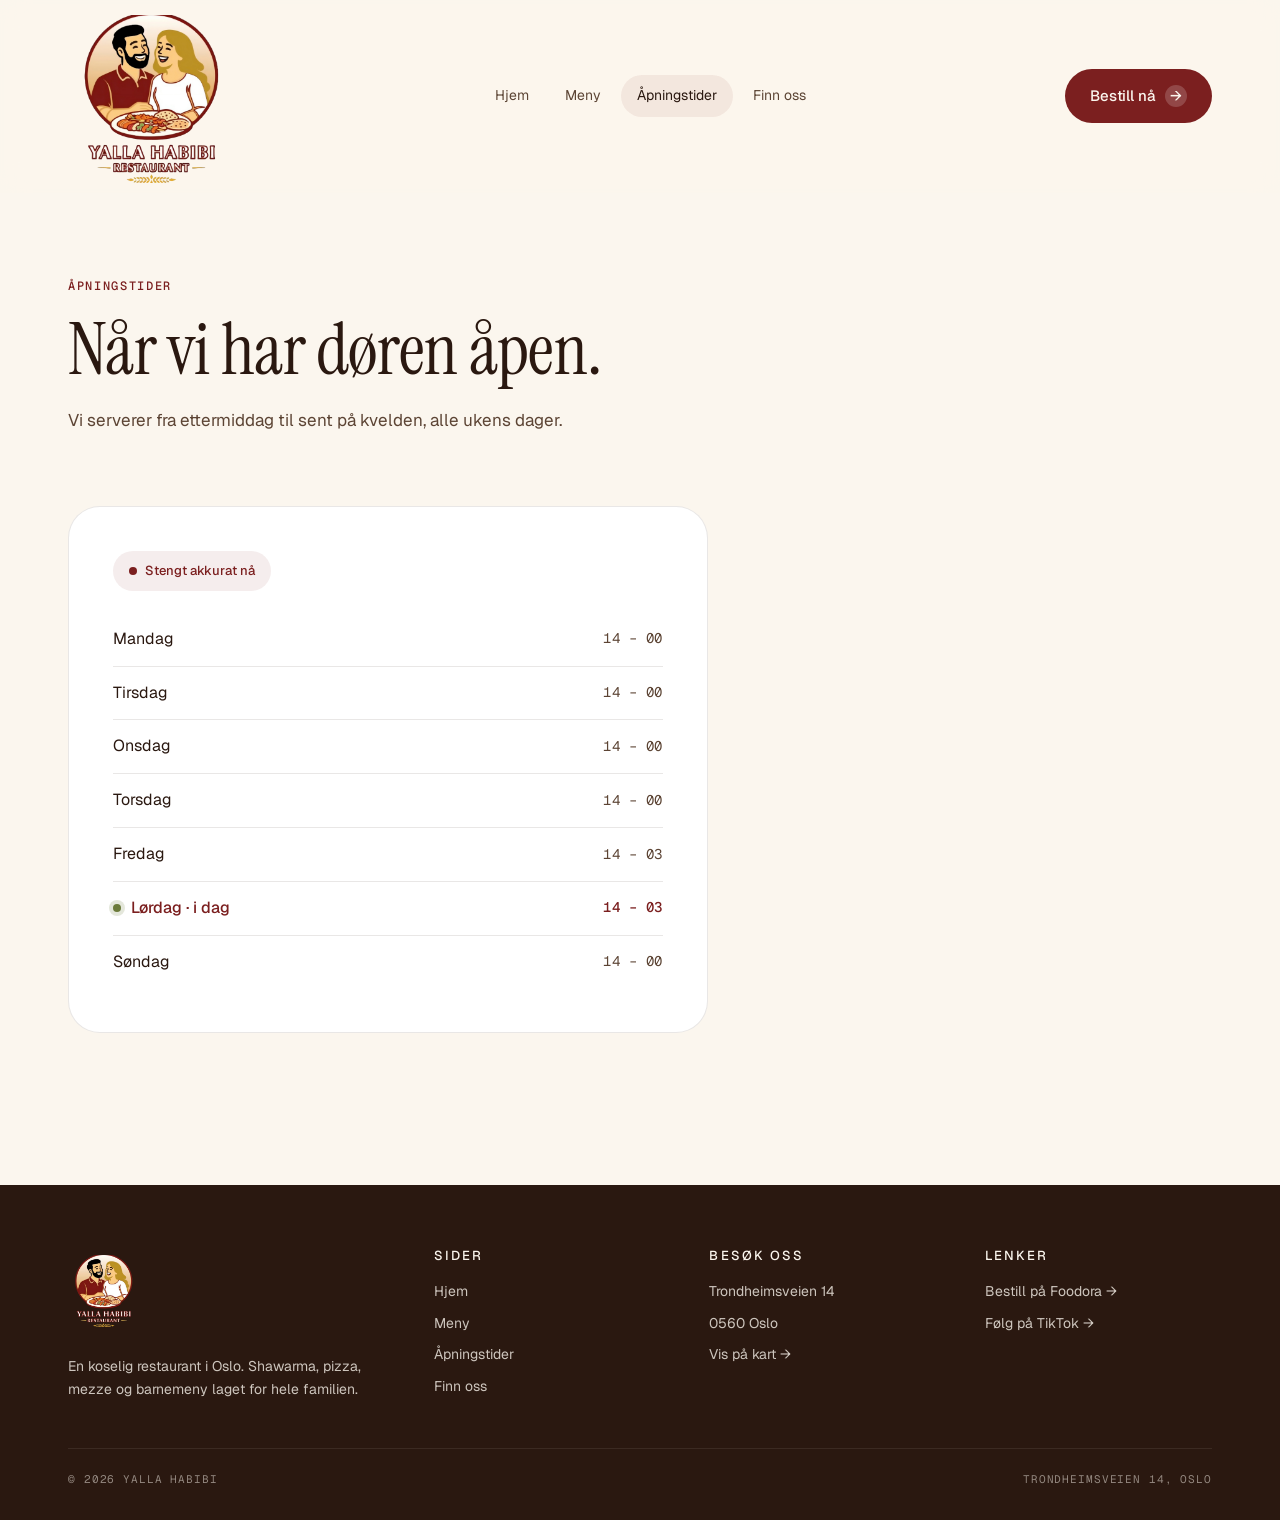
<file: apningstider.html>
<!DOCTYPE html>
<html lang="no">
<head>
<meta charset="UTF-8" />
<meta name="viewport" content="width=device-width, initial-scale=1.0" />
<title>Åpningstider · Yalla Habibi</title>
<link rel="preconnect" href="https://fonts.googleapis.com" />
<link rel="preconnect" href="https://fonts.gstatic.com" crossorigin />
<link href="https://fonts.googleapis.com/css2?family=Instrument+Serif:ital@0;1&family=Geist:wght@300;400;500;600;700&family=Geist+Mono:wght@400;500&display=swap" rel="stylesheet" />
<link rel="stylesheet" href="css/styles.css" />
</head>
<body>

<header class="header" id="site-header">
  <div class="container header-inner">
    <a href="index.html" class="brand" aria-label="Yalla Habibi, hjem">
      <img src="project/assets/logo.png" alt="Yalla Habibi" />
    </a>
    <nav class="nav" aria-label="Hovednavigasjon">
      <a href="index.html">Hjem</a>
      <a href="meny.html">Meny</a>
      <a href="apningstider.html" aria-current="page">Åpningstider</a>
      <a href="finn-oss.html">Finn oss</a>
    </nav>
    <div style="display:flex;align-items:center;gap:10px;">
      <a class="btn btn-primary header-cta"
         href="https://www.foodora.no/restaurant/mp6m/yalla-habibi-restaurant?srsltid=AfmBOorG6y4X6SyN6G6Tgz5r5SYo0ODJYcHjyfcQnAXhymti8p9MGgcm"
         target="_blank" rel="noreferrer">
        Bestill nå <span class="arrow">→</span>
      </a>
      <button class="menu-btn" id="menu-toggle" aria-label="Meny"><span></span></button>
    </div>
  </div>
  <div class="mobile-menu" id="mobile-menu">
    <a href="index.html">Hjem</a>
    <a href="meny.html">Meny</a>
    <a href="apningstider.html" aria-current="page">Åpningstider</a>
    <a href="finn-oss.html">Finn oss</a>
    <a class="btn btn-primary btn-lg"
       href="https://www.foodora.no/restaurant/mp6m/yalla-habibi-restaurant?srsltid=AfmBOorG6y4X6SyN6G6Tgz5r5SYo0ODJYcHjyfcQnAXhymti8p9MGgcm"
       target="_blank" rel="noreferrer">Bestill nå <span class="arrow">→</span></a>
  </div>
</header>

<main>

  <section class="page-hero">
    <div class="container">
      <span class="eyebrow reveal">Åpningstider</span>
      <h1 class="reveal delay-1">Når vi har døren åpen.</h1>
      <p class="lead reveal delay-2">
        Vi serverer fra ettermiddag til sent på kvelden, alle ukens dager.
      </p>
    </div>
  </section>

  <section class="section" style="padding-top:32px;">
    <div class="container">
      <div class="reveal">
        <div class="hours-card">
          <div class="status-pill" id="status-pill">
            <span class="dot"></span>
            <span id="status-text">Åpent nå</span>
          </div>
          <div class="hours-list" id="hours-list"></div>
        </div>
      </div>
    </div>
  </section>

</main>

<footer class="footer">
  <div class="container">
    <div class="footer-grid">
      <div>
        <a href="index.html" class="brand" aria-label="Yalla Habibi, hjem">
          <img src="project/assets/logo.png" alt="Yalla Habibi" />
        </a>
        <p class="footer-blurb">
          En koselig restaurant i Oslo. Shawarma, pizza, mezze og barnemeny laget for hele familien.
        </p>
      </div>
      <div>
        <h4>Sider</h4>
        <ul>
          <li><a href="index.html">Hjem</a></li>
          <li><a href="meny.html">Meny</a></li>
          <li><a href="apningstider.html">Åpningstider</a></li>
          <li><a href="finn-oss.html">Finn oss</a></li>
        </ul>
      </div>
      <div>
        <h4>Besøk oss</h4>
        <ul>
          <li>Trondheimsveien 14</li>
          <li>0560 Oslo</li>
          <li><a href="https://maps.google.com/?q=Trondheimsveien+14,+Oslo" target="_blank" rel="noreferrer">Vis på kart →</a></li>
        </ul>
      </div>
      <div>
        <h4>Lenker</h4>
        <ul>
          <li><a href="https://www.foodora.no/restaurant/mp6m/yalla-habibi-restaurant?srsltid=AfmBOorG6y4X6SyN6G6Tgz5r5SYo0ODJYcHjyfcQnAXhymti8p9MGgcm" target="_blank" rel="noreferrer">Bestill på Foodora →</a></li>
          <li><a href="https://www.tiktok.com/@yalla.habibi.restaurant" target="_blank" rel="noreferrer">Følg på TikTok →</a></li>
        </ul>
      </div>
    </div>
    <div class="footer-bottom">
      <span>© 2026 Yalla Habibi</span>
      <span>Trondheimsveien 14, Oslo</span>
    </div>
  </div>
</footer>

<script src="js/site.js" defer></script>
<script>
(function () {
  const HOURS = [
    { day: 'Mandag',  time: '14 – 00' },
    { day: 'Tirsdag', time: '14 – 00' },
    { day: 'Onsdag',  time: '14 – 00' },
    { day: 'Torsdag', time: '14 – 00' },
    { day: 'Fredag',  time: '14 – 03' },
    { day: 'Lørdag',  time: '14 – 03' },
    { day: 'Søndag',  time: '14 – 00' },
  ];

  const now = new Date();
  const dayIdx = (now.getDay() + 6) % 7;
  const hour = now.getHours();
  const closesAt = (dayIdx === 4 || dayIdx === 5) ? 27 : 24;
  const isOpen = hour >= 14 || hour < (closesAt - 24);

  const pill = document.getElementById('status-pill');
  const pillText = document.getElementById('status-text');
  if (!isOpen) {
    pill.classList.add('closed');
    pillText.textContent = 'Stengt akkurat nå';
  }

  const list = document.getElementById('hours-list');
  HOURS.forEach((h, i) => {
    const row = document.createElement('div');
    row.className = 'hours-row' + (i === dayIdx ? ' today' : '');
    row.innerHTML =
      '<div class="day">' + h.day + (i === dayIdx ? ' · i dag' : '') + '</div>' +
      '<div class="time">' + h.time + '</div>';
    list.appendChild(row);
  });
})();
</script>
</body>
</html>
</file>
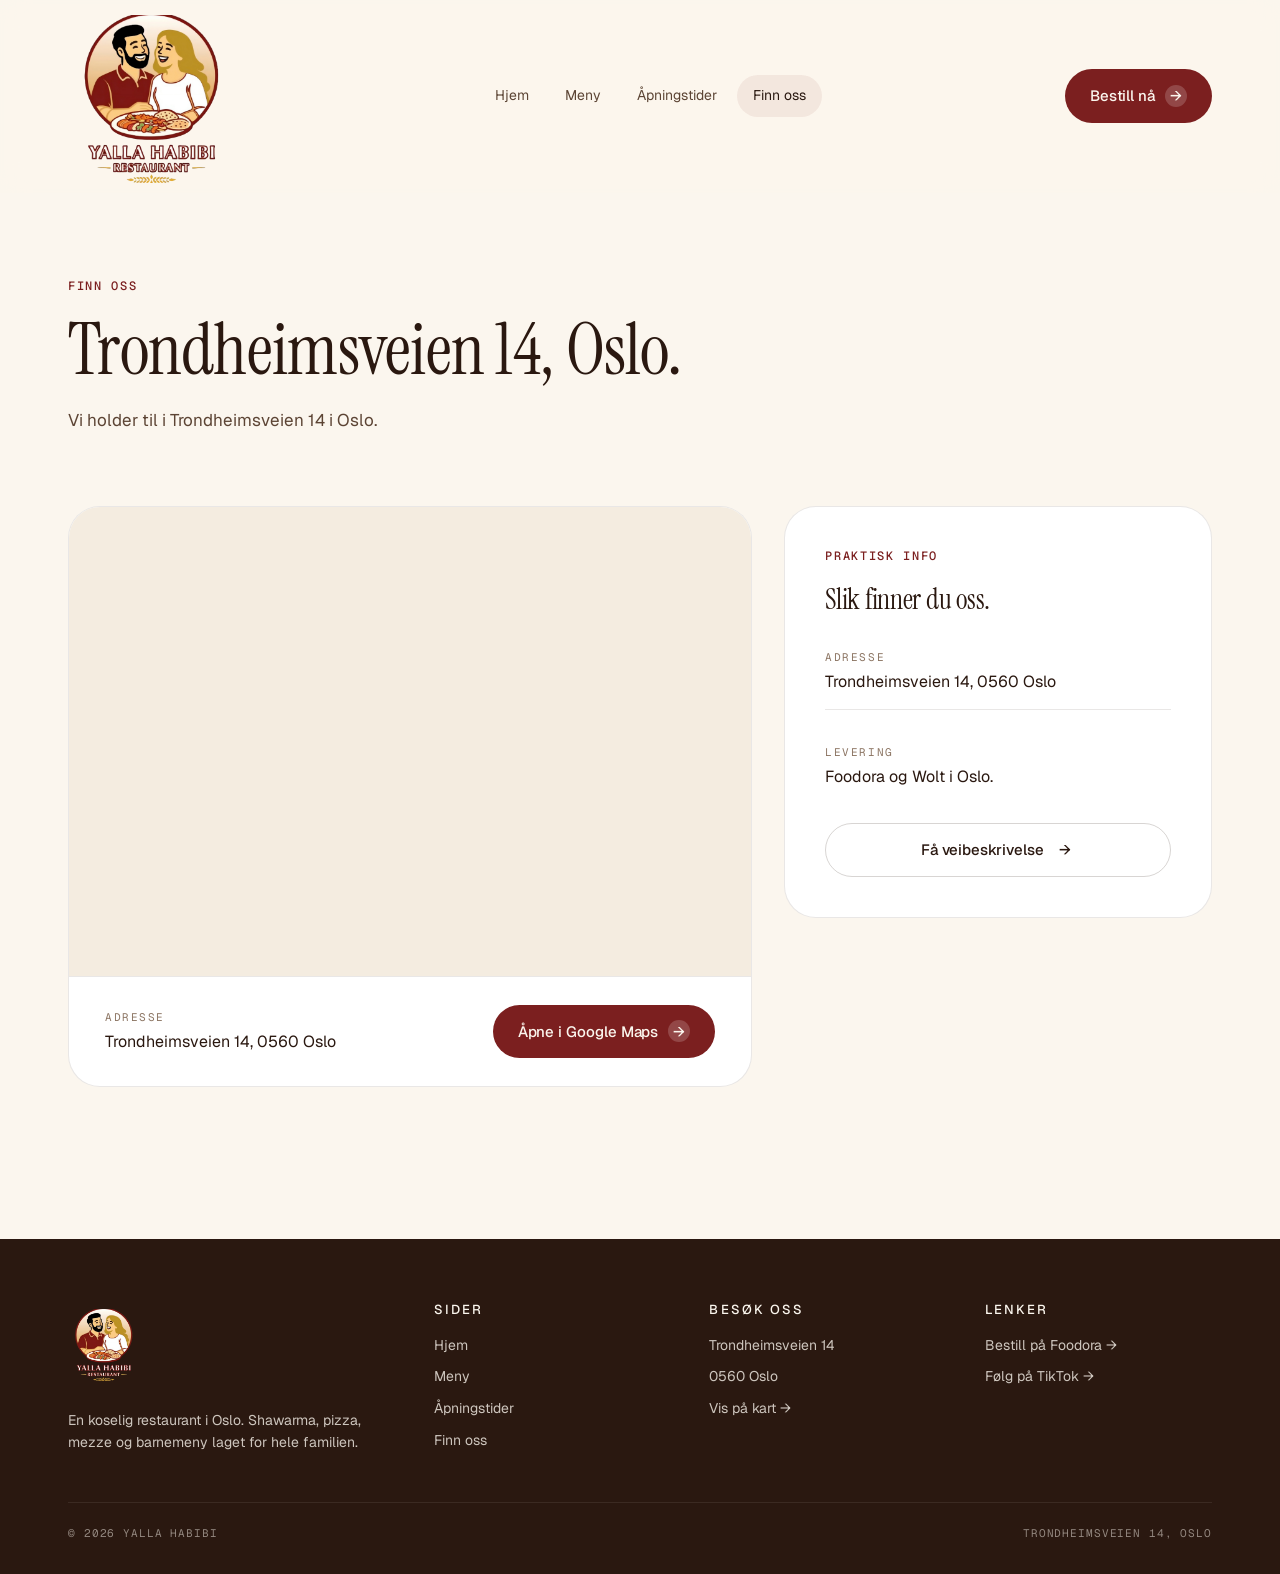
<file: finn-oss.html>
<!DOCTYPE html>
<html lang="no">
<head>
<meta charset="UTF-8" />
<meta name="viewport" content="width=device-width, initial-scale=1.0" />
<title>Finn oss · Yalla Habibi</title>
<link rel="preconnect" href="https://fonts.googleapis.com" />
<link rel="preconnect" href="https://fonts.gstatic.com" crossorigin />
<link href="https://fonts.googleapis.com/css2?family=Instrument+Serif:ital@0;1&family=Geist:wght@300;400;500;600;700&family=Geist+Mono:wght@400;500&display=swap" rel="stylesheet" />
<link rel="stylesheet" href="css/styles.css" />
</head>
<body>

<header class="header" id="site-header">
  <div class="container header-inner">
    <a href="index.html" class="brand" aria-label="Yalla Habibi, hjem">
      <img src="project/assets/logo.png" alt="Yalla Habibi" />
    </a>
    <nav class="nav" aria-label="Hovednavigasjon">
      <a href="index.html">Hjem</a>
      <a href="meny.html">Meny</a>
      <a href="apningstider.html">Åpningstider</a>
      <a href="finn-oss.html" aria-current="page">Finn oss</a>
    </nav>
    <div style="display:flex;align-items:center;gap:10px;">
      <a class="btn btn-primary header-cta"
         href="https://www.foodora.no/restaurant/mp6m/yalla-habibi-restaurant?srsltid=AfmBOorG6y4X6SyN6G6Tgz5r5SYo0ODJYcHjyfcQnAXhymti8p9MGgcm"
         target="_blank" rel="noreferrer">
        Bestill nå <span class="arrow">→</span>
      </a>
      <button class="menu-btn" id="menu-toggle" aria-label="Meny"><span></span></button>
    </div>
  </div>
  <div class="mobile-menu" id="mobile-menu">
    <a href="index.html">Hjem</a>
    <a href="meny.html">Meny</a>
    <a href="apningstider.html">Åpningstider</a>
    <a href="finn-oss.html" aria-current="page">Finn oss</a>
    <a class="btn btn-primary btn-lg"
       href="https://www.foodora.no/restaurant/mp6m/yalla-habibi-restaurant?srsltid=AfmBOorG6y4X6SyN6G6Tgz5r5SYo0ODJYcHjyfcQnAXhymti8p9MGgcm"
       target="_blank" rel="noreferrer">Bestill nå <span class="arrow">→</span></a>
  </div>
</header>

<main>

  <section class="page-hero">
    <div class="container">
      <span class="eyebrow reveal">Finn oss</span>
      <h1 class="reveal delay-1">Trondheimsveien 14, Oslo.</h1>
      <p class="lead reveal delay-2">
        Vi holder til i Trondheimsveien 14 i Oslo.
      </p>
    </div>
  </section>

  <section class="section" style="padding-top:32px;">
    <div class="container">
      <div class="find-grid">

        <div class="reveal">
          <div class="map-wrap">
            <div class="gmap" style="aspect-ratio: 16 / 11;">
              <iframe
                src="https://www.google.com/maps?q=Trondheimsveien+14,+Oslo&output=embed"
                title="Kart over Trondheimsveien 14, Oslo"
                loading="lazy"
                allowfullscreen
                referrerpolicy="no-referrer-when-downgrade"></iframe>
            </div>
            <div class="map-info">
              <div class="addr">
                <small>Adresse</small>
                Trondheimsveien 14, 0560 Oslo
              </div>
              <a class="btn btn-primary"
                 href="https://maps.google.com/?q=Trondheimsveien+14,+Oslo"
                 target="_blank" rel="noreferrer">
                Åpne i Google Maps <span class="arrow">→</span>
              </a>
            </div>
          </div>
        </div>

        <div class="reveal delay-1">
          <div class="find-side">
            <span class="eyebrow">Praktisk info</span>
            <h3>Slik finner du oss.</h3>
            <div class="row">
              <span class="lbl">Adresse</span>
              <span class="val">Trondheimsveien 14, 0560 Oslo</span>
            </div>
            <div class="row">
              <span class="lbl">Levering</span>
              <span class="val">Foodora og Wolt i Oslo.</span>
            </div>
            <a class="btn btn-ghost"
               href="https://maps.google.com/?q=Trondheimsveien+14,+Oslo"
               target="_blank" rel="noreferrer">
              Få veibeskrivelse <span class="arrow">→</span>
            </a>
          </div>
        </div>

      </div>
    </div>
  </section>

</main>

<footer class="footer">
  <div class="container">
    <div class="footer-grid">
      <div>
        <a href="index.html" class="brand" aria-label="Yalla Habibi, hjem">
          <img src="project/assets/logo.png" alt="Yalla Habibi" />
        </a>
        <p class="footer-blurb">
          En koselig restaurant i Oslo. Shawarma, pizza, mezze og barnemeny laget for hele familien.
        </p>
      </div>
      <div>
        <h4>Sider</h4>
        <ul>
          <li><a href="index.html">Hjem</a></li>
          <li><a href="meny.html">Meny</a></li>
          <li><a href="apningstider.html">Åpningstider</a></li>
          <li><a href="finn-oss.html">Finn oss</a></li>
        </ul>
      </div>
      <div>
        <h4>Besøk oss</h4>
        <ul>
          <li>Trondheimsveien 14</li>
          <li>0560 Oslo</li>
          <li><a href="https://maps.google.com/?q=Trondheimsveien+14,+Oslo" target="_blank" rel="noreferrer">Vis på kart →</a></li>
        </ul>
      </div>
      <div>
        <h4>Lenker</h4>
        <ul>
          <li><a href="https://www.foodora.no/restaurant/mp6m/yalla-habibi-restaurant?srsltid=AfmBOorG6y4X6SyN6G6Tgz5r5SYo0ODJYcHjyfcQnAXhymti8p9MGgcm" target="_blank" rel="noreferrer">Bestill på Foodora →</a></li>
          <li><a href="https://www.tiktok.com/@yalla.habibi.restaurant" target="_blank" rel="noreferrer">Følg på TikTok →</a></li>
        </ul>
      </div>
    </div>
    <div class="footer-bottom">
      <span>© 2026 Yalla Habibi</span>
      <span>Trondheimsveien 14, Oslo</span>
    </div>
  </div>
</footer>

<script src="js/site.js" defer></script>
</body>
</html>
</file>
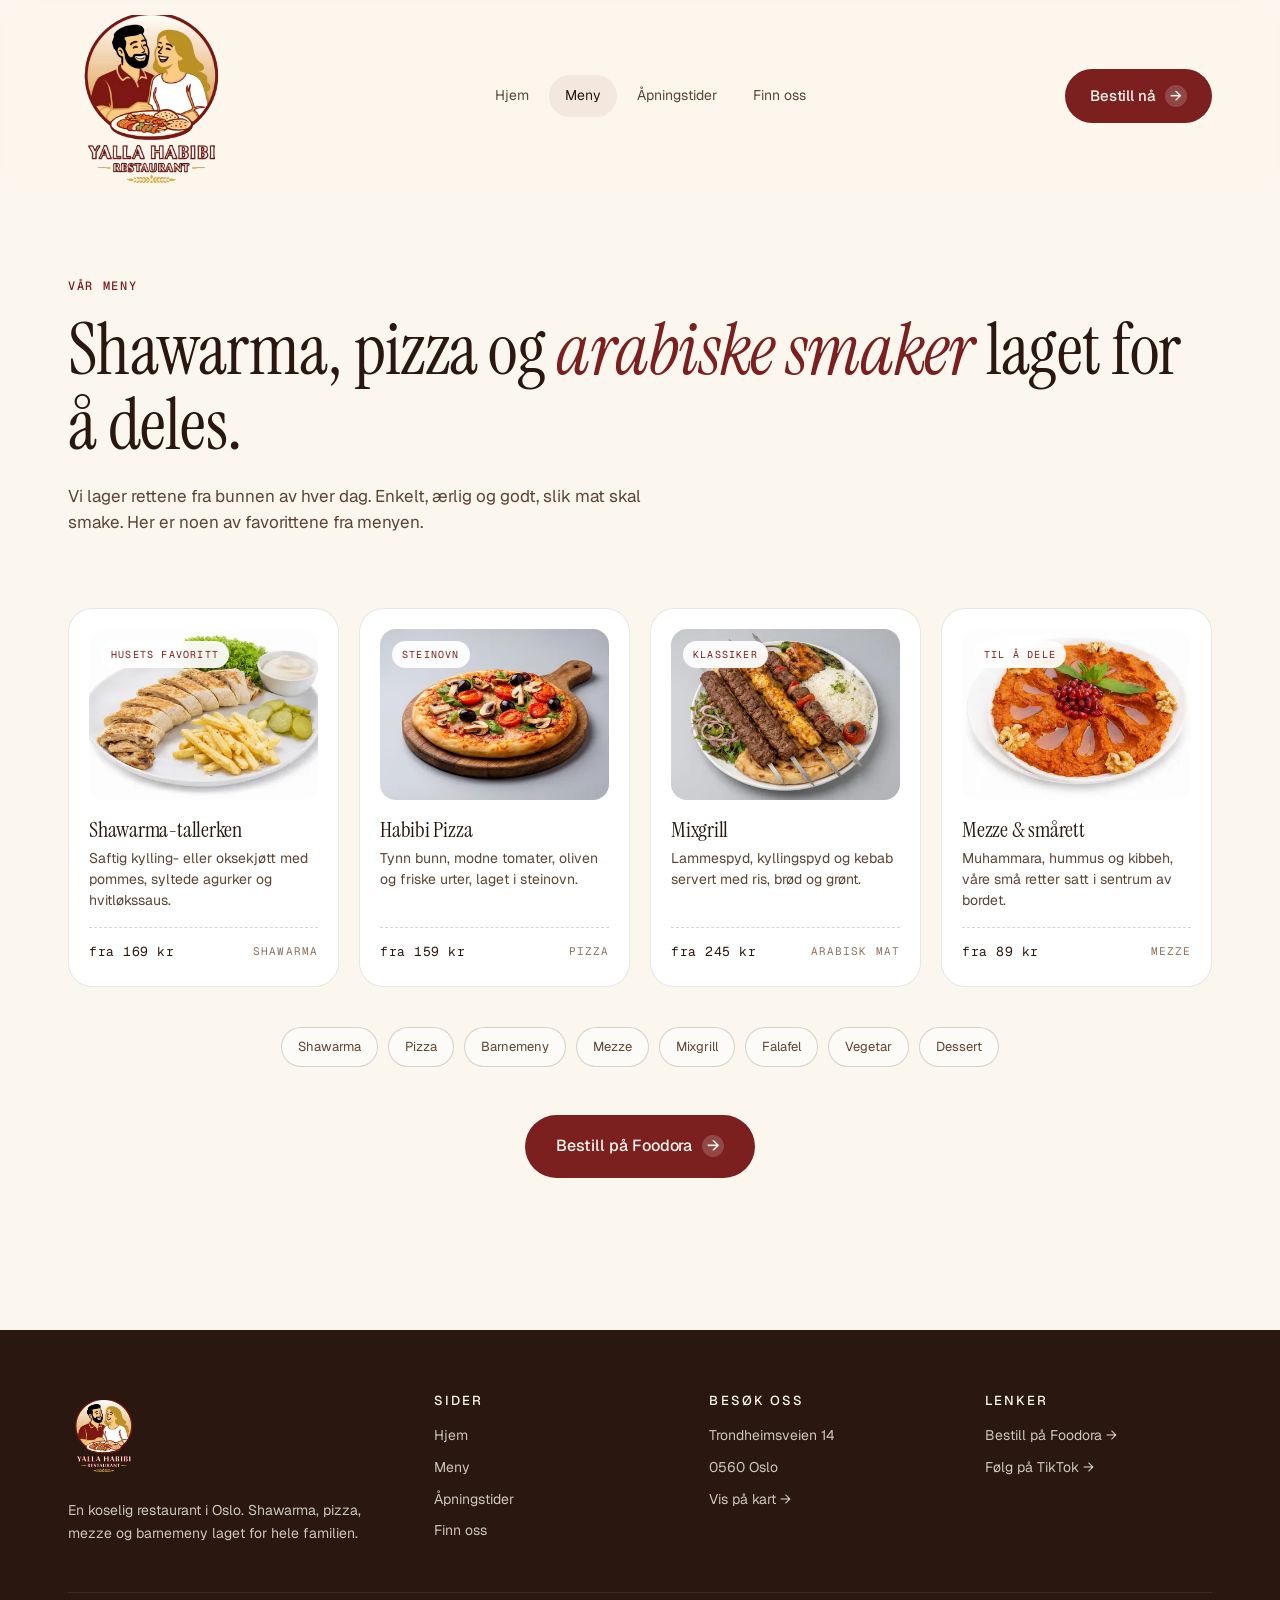
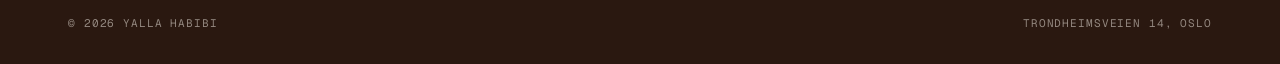
<file: meny.html>
<!DOCTYPE html>
<html lang="no">
<head>
<meta charset="UTF-8" />
<meta name="viewport" content="width=device-width, initial-scale=1.0" />
<title>Meny · Yalla Habibi</title>
<link rel="preconnect" href="https://fonts.googleapis.com" />
<link rel="preconnect" href="https://fonts.gstatic.com" crossorigin />
<link href="https://fonts.googleapis.com/css2?family=Instrument+Serif:ital@0;1&family=Geist:wght@300;400;500;600;700&family=Geist+Mono:wght@400;500&display=swap" rel="stylesheet" />
<link rel="stylesheet" href="css/styles.css" />
</head>
<body>

<header class="header" id="site-header">
  <div class="container header-inner">
    <a href="index.html" class="brand" aria-label="Yalla Habibi, hjem">
      <img src="project/assets/logo.png" alt="Yalla Habibi" />
    </a>
    <nav class="nav" aria-label="Hovednavigasjon">
      <a href="index.html">Hjem</a>
      <a href="meny.html" aria-current="page">Meny</a>
      <a href="apningstider.html">Åpningstider</a>
      <a href="finn-oss.html">Finn oss</a>
    </nav>
    <div style="display:flex;align-items:center;gap:10px;">
      <a class="btn btn-primary header-cta"
         href="https://www.foodora.no/restaurant/mp6m/yalla-habibi-restaurant?srsltid=AfmBOorG6y4X6SyN6G6Tgz5r5SYo0ODJYcHjyfcQnAXhymti8p9MGgcm"
         target="_blank" rel="noreferrer">
        Bestill nå <span class="arrow">→</span>
      </a>
      <button class="menu-btn" id="menu-toggle" aria-label="Meny"><span></span></button>
    </div>
  </div>
  <div class="mobile-menu" id="mobile-menu">
    <a href="index.html">Hjem</a>
    <a href="meny.html" aria-current="page">Meny</a>
    <a href="apningstider.html">Åpningstider</a>
    <a href="finn-oss.html">Finn oss</a>
    <a class="btn btn-primary btn-lg"
       href="https://www.foodora.no/restaurant/mp6m/yalla-habibi-restaurant?srsltid=AfmBOorG6y4X6SyN6G6Tgz5r5SYo0ODJYcHjyfcQnAXhymti8p9MGgcm"
       target="_blank" rel="noreferrer">Bestill nå <span class="arrow">→</span></a>
  </div>
</header>

<main>

  <section class="page-hero">
    <div class="container">
      <span class="eyebrow reveal">Vår meny</span>
      <h1 class="reveal delay-1">
        Shawarma, pizza og <em style="color:var(--burgundy);">arabiske smaker</em> laget for å deles.
      </h1>
      <p class="lead reveal delay-2">
        Vi lager rettene fra bunnen av hver dag. Enkelt, ærlig og godt, slik mat skal smake.
        Her er noen av favorittene fra menyen.
      </p>
    </div>
  </section>

  <section class="section" style="padding-top:32px;">
    <div class="container">

      <div class="menu-grid">
        <article class="dish reveal delay-1">
          <div class="dish-photo">
            <img src="project/assets/shawarma.png" alt="Shawarma-tallerken" />
            <span class="dish-tag">Husets favoritt</span>
          </div>
          <div class="dish-body">
            <h3>Shawarma-tallerken</h3>
            <p>Saftig kylling- eller oksekjøtt med pommes, syltede agurker og hvitløkssaus.</p>
          </div>
          <div class="dish-foot">
            <span class="dish-price">fra 169 kr</span>
            <span class="dish-cat">Shawarma</span>
          </div>
        </article>

        <article class="dish reveal delay-2">
          <div class="dish-photo">
            <img src="project/assets/pizza.png" alt="Habibi Pizza" />
            <span class="dish-tag">Steinovn</span>
          </div>
          <div class="dish-body">
            <h3>Habibi Pizza</h3>
            <p>Tynn bunn, modne tomater, oliven og friske urter, laget i steinovn.</p>
          </div>
          <div class="dish-foot">
            <span class="dish-price">fra 159 kr</span>
            <span class="dish-cat">Pizza</span>
          </div>
        </article>

        <article class="dish reveal delay-3">
          <div class="dish-photo">
            <img src="project/assets/mixgrill.png" alt="Mixgrill" />
            <span class="dish-tag">Klassiker</span>
          </div>
          <div class="dish-body">
            <h3>Mixgrill</h3>
            <p>Lammespyd, kyllingspyd og kebab servert med ris, brød og grønt.</p>
          </div>
          <div class="dish-foot">
            <span class="dish-price">fra 245 kr</span>
            <span class="dish-cat">Arabisk mat</span>
          </div>
        </article>

        <article class="dish reveal delay-4">
          <div class="dish-photo">
            <img src="project/assets/muhammara.png" alt="Mezze og smårett" />
            <span class="dish-tag">Til å dele</span>
          </div>
          <div class="dish-body">
            <h3>Mezze &amp; smårett</h3>
            <p>Muhammara, hummus og kibbeh, våre små retter satt i sentrum av bordet.</p>
          </div>
          <div class="dish-foot">
            <span class="dish-price">fra 89 kr</span>
            <span class="dish-cat">Mezze</span>
          </div>
        </article>
      </div>

      <div class="menu-cats reveal delay-2">
        <span class="menu-cat-chip">Shawarma</span>
        <span class="menu-cat-chip">Pizza</span>
        <span class="menu-cat-chip">Barnemeny</span>
        <span class="menu-cat-chip">Mezze</span>
        <span class="menu-cat-chip">Mixgrill</span>
        <span class="menu-cat-chip">Falafel</span>
        <span class="menu-cat-chip">Vegetar</span>
        <span class="menu-cat-chip">Dessert</span>
      </div>

      <div class="reveal delay-2" style="margin-top:48px;display:flex;justify-content:center;">
        <a class="btn btn-primary btn-lg"
           href="https://www.foodora.no/restaurant/mp6m/yalla-habibi-restaurant?srsltid=AfmBOorG6y4X6SyN6G6Tgz5r5SYo0ODJYcHjyfcQnAXhymti8p9MGgcm"
           target="_blank" rel="noreferrer">
          Bestill på Foodora <span class="arrow">→</span>
        </a>
      </div>
    </div>
  </section>

</main>

<footer class="footer">
  <div class="container">
    <div class="footer-grid">
      <div>
        <a href="index.html" class="brand" aria-label="Yalla Habibi, hjem">
          <img src="project/assets/logo.png" alt="Yalla Habibi" />
        </a>
        <p class="footer-blurb">
          En koselig restaurant i Oslo. Shawarma, pizza, mezze og barnemeny laget for hele familien.
        </p>
      </div>
      <div>
        <h4>Sider</h4>
        <ul>
          <li><a href="index.html">Hjem</a></li>
          <li><a href="meny.html">Meny</a></li>
          <li><a href="apningstider.html">Åpningstider</a></li>
          <li><a href="finn-oss.html">Finn oss</a></li>
        </ul>
      </div>
      <div>
        <h4>Besøk oss</h4>
        <ul>
          <li>Trondheimsveien 14</li>
          <li>0560 Oslo</li>
          <li><a href="https://maps.google.com/?q=Trondheimsveien+14,+Oslo" target="_blank" rel="noreferrer">Vis på kart →</a></li>
        </ul>
      </div>
      <div>
        <h4>Lenker</h4>
        <ul>
          <li><a href="https://www.foodora.no/restaurant/mp6m/yalla-habibi-restaurant?srsltid=AfmBOorG6y4X6SyN6G6Tgz5r5SYo0ODJYcHjyfcQnAXhymti8p9MGgcm" target="_blank" rel="noreferrer">Bestill på Foodora →</a></li>
          <li><a href="https://www.tiktok.com/@yalla.habibi.restaurant" target="_blank" rel="noreferrer">Følg på TikTok →</a></li>
        </ul>
      </div>
    </div>
    <div class="footer-bottom">
      <span>© 2026 Yalla Habibi</span>
      <span>Trondheimsveien 14, Oslo</span>
    </div>
  </div>
</footer>

<script src="js/site.js" defer></script>
</body>
</html>
</file>
<file: css/styles.css>
/* ==========================================================================
   Yalla Habibi Restaurant — shared design system
   ========================================================================== */
:root {
  --bg: #FBF6EE;
  --bg-warm: #F4ECE0;
  --bg-cream: #EFE3D2;
  --ink: #2A1810;
  --ink-soft: #5C4434;
  --ink-mute: #8C7563;
  --line: rgba(42, 24, 16, 0.10);
  --line-strong: rgba(42, 24, 16, 0.18);

  --burgundy: #7B1F1F;
  --burgundy-deep: #5C1515;
  --terracotta: #C8442A;
  --gold: #C99A3F;
  --gold-soft: #E5C88A;
  --olive: #6B7A3A;

  --shadow-sm: 0 1px 2px rgba(42,24,16,.06), 0 2px 6px rgba(42,24,16,.04);
  --shadow-md: 0 4px 12px rgba(42,24,16,.08), 0 12px 32px rgba(42,24,16,.06);
  --shadow-lg: 0 10px 24px rgba(42,24,16,.10), 0 24px 60px rgba(42,24,16,.10);

  --r-sm: 10px;
  --r-md: 16px;
  --r-lg: 24px;
  --r-xl: 32px;

  --sans: "Geist", "Helvetica Neue", system-ui, -apple-system, sans-serif;
  --serif: "Instrument Serif", "Iowan Old Style", "Apple Garamond", Georgia, serif;
  --mono: "Geist Mono", ui-monospace, "SF Mono", Menlo, monospace;
}

* { box-sizing: border-box; }
html, body { margin: 0; padding: 0; }
html { scroll-behavior: smooth; -webkit-font-smoothing: antialiased; text-rendering: optimizeLegibility; }
body {
  font-family: var(--sans);
  background: var(--bg);
  color: var(--ink);
  font-size: 16px;
  line-height: 1.55;
  font-weight: 400;
  overflow-x: hidden;
}

img { display: block; max-width: 100%; }
button { font: inherit; color: inherit; cursor: pointer; }
a { color: inherit; text-decoration: none; }

/* ---- Layout helpers ---- */
.container {
  width: 100%;
  max-width: 1240px;
  margin: 0 auto;
  padding: 0 24px;
}
@media (min-width: 768px) { .container { padding: 0 40px; } }
@media (min-width: 1280px) { .container { padding: 0 48px; } }

.eyebrow {
  font-family: var(--mono);
  font-size: 12px;
  font-weight: 500;
  letter-spacing: 0.14em;
  text-transform: uppercase;
  color: var(--burgundy);
  display: inline-block;
}

h1, h2, h3, h4 { font-family: var(--serif); font-weight: 400; letter-spacing: -0.01em; line-height: 1.05; margin: 0; color: var(--ink); }
h1 { font-size: clamp(44px, 7.5vw, 96px); }
h2 { font-size: clamp(34px, 4.6vw, 56px); }
h3 { font-size: clamp(22px, 2.2vw, 30px); }

p { margin: 0; }

/* ---- Buttons ---- */
.btn {
  display: inline-flex;
  align-items: center;
  justify-content: center;
  gap: 10px;
  padding: 14px 24px;
  border-radius: 999px;
  font-family: var(--sans);
  font-weight: 500;
  font-size: 15px;
  letter-spacing: -0.005em;
  border: 1px solid transparent;
  transition: transform .25s cubic-bezier(.2,.8,.2,1), box-shadow .25s, background .25s, color .25s, border-color .25s;
  white-space: nowrap;
  -webkit-tap-highlight-color: transparent;
  min-height: 44px;
}
.btn:active { transform: translateY(1px); }
.btn-primary { background: var(--burgundy); color: #FBF6EE; }
.btn-primary:hover { background: var(--burgundy-deep); box-shadow: 0 8px 24px rgba(123,31,31,.28); transform: translateY(-2px); }
.btn-ghost { background: transparent; color: var(--ink); border-color: var(--line-strong); }
.btn-ghost:hover { background: var(--ink); color: var(--bg); border-color: var(--ink); transform: translateY(-2px); }
.btn-gold { background: var(--gold); color: var(--ink); }
.btn-gold:hover { background: #B6862E; color: var(--bg); transform: translateY(-2px); }
.btn-lg { padding: 18px 30px; font-size: 16px; min-height: 52px; }

.btn .arrow {
  display: inline-flex;
  align-items: center;
  justify-content: center;
  width: 22px; height: 22px;
  border-radius: 999px;
  background: rgba(255,255,255,.18);
  transition: transform .3s ease;
}
.btn:hover .arrow { transform: translate(2px, -2px); }

/* ---- Header ---- */
.header {
  position: sticky;
  top: 0;
  z-index: 50;
  backdrop-filter: blur(14px) saturate(120%);
  -webkit-backdrop-filter: blur(14px) saturate(120%);
  background: rgba(251, 246, 238, 0.78);
  border-bottom: 1px solid transparent;
  transition: border-color .3s, background .3s;
}
.header.scrolled {
  background: rgba(251, 246, 238, 0.94);
  border-bottom-color: var(--line);
}
.header-inner {
  display: flex; align-items: center; justify-content: space-between;
  gap: 16px;
  height: 76px;
}
@media (min-width: 900px) { .header-inner { height: 156px; } }
@media (min-width: 1280px) { .header-inner { height: 192px; } }

.brand {
  display: inline-flex;
  align-items: center;
  flex-shrink: 0;
}
.brand img {
  width: 56px;
  height: 56px;
  object-fit: contain;
  display: block;
}
@media (min-width: 768px)  { .brand img { width: 72px;  height: 72px;  } }
@media (min-width: 900px)  { .brand img { width: 140px; height: 140px; margin-top: 4px; } }
@media (min-width: 1280px) { .brand img { width: 168px; height: 168px; margin-top: 6px; } }

.nav { display: none; gap: 4px; align-items: center; }
@media (min-width: 900px) { .nav { display: flex; } }
.nav a {
  padding: 10px 16px;
  border-radius: 999px;
  font-size: 14px;
  color: var(--ink-soft);
  transition: color .2s, background .2s;
}
.nav a:hover { color: var(--ink); background: rgba(42,24,16,.04); }
.nav a[aria-current="page"] { color: var(--ink); background: rgba(123,31,31,.07); }

.header-cta { display: none; }
@media (min-width: 640px) { .header-cta { display: inline-flex; } }

.menu-btn {
  display: inline-flex;
  align-items: center; justify-content: center;
  width: 44px; height: 44px;
  background: transparent;
  border: 1px solid var(--line-strong);
  border-radius: 999px;
}
@media (min-width: 900px) { .menu-btn { display: none; } }
.menu-btn span {
  display: block; width: 16px; height: 1.5px;
  background: var(--ink); position: relative;
  transition: transform .3s;
}
.menu-btn span::before, .menu-btn span::after {
  content: ""; position: absolute; left: 0; right: 0; height: 1.5px; background: var(--ink);
  transition: transform .3s;
}
.menu-btn span::before { top: -5px; }
.menu-btn span::after { top: 5px; }
.menu-btn.open span { background: transparent; }
.menu-btn.open span::before { transform: translateY(5px) rotate(45deg); }
.menu-btn.open span::after { transform: translateY(-5px) rotate(-45deg); }

.mobile-menu {
  position: fixed; inset: 76px 0 0 0;
  background: var(--bg);
  z-index: 40;
  padding: 32px 24px;
  display: flex; flex-direction: column; gap: 4px;
  transform: translateY(-12px);
  opacity: 0; pointer-events: none;
  transition: transform .3s, opacity .3s;
  overflow-y: auto;
}
.mobile-menu.open { transform: translateY(0); opacity: 1; pointer-events: auto; }
.mobile-menu a {
  padding: 18px 4px;
  font-family: var(--serif);
  font-size: 32px;
  border-bottom: 1px solid var(--line);
}
.mobile-menu a[aria-current="page"] { color: var(--burgundy); }
.mobile-menu .btn { margin-top: 24px; align-self: stretch; }

/* ---- Home hero ---- */
.hero {
  position: relative;
  padding: 40px 0 72px;
  overflow: hidden;
}
@media (min-width: 900px) { .hero { padding: 64px 0 112px; } }

.hero-grid {
  display: grid;
  grid-template-columns: 1fr;
  gap: 32px;
  align-items: center;
}
@media (min-width: 900px) {
  .hero-grid {
    grid-template-columns: 1.05fr 1fr;
    gap: 56px;
  }
}

.hero h1 .accent {
  font-style: italic;
  color: var(--burgundy);
}
.hero-sub {
  margin-top: 22px;
  font-size: 18px;
  color: var(--ink-soft);
  max-width: 46ch;
  line-height: 1.55;
}
.hero-ctas { margin-top: 32px; display: flex; flex-wrap: wrap; gap: 12px; }

/* Hero food image */
.hero-image {
  position: relative;
  width: 100%;
  max-width: 560px;
  margin: 0 auto;
  aspect-ratio: 5 / 6;
  border-radius: var(--r-xl);
  overflow: hidden;
  background: var(--bg-warm);
  box-shadow: var(--shadow-lg);
}
@media (min-width: 900px) {
  .hero-image { max-width: none; margin-left: auto; margin-right: 0; aspect-ratio: 4 / 5; }
}
.hero-image::after {
  content: "";
  position: absolute; inset: 0;
  background: linear-gradient(180deg, transparent 60%, rgba(42,24,16,.18));
  pointer-events: none;
}
.hero-image img {
  width: 100%;
  height: 100%;
  object-fit: cover;
  display: block;
  transition: transform 1.2s cubic-bezier(.2,.8,.2,1);
}
.hero-image:hover img { transform: scale(1.03); }
@media (max-width: 899px) {
  .hero-image { max-width: 480px; aspect-ratio: 4 / 3; }
}

/* ---- Page hero (interior pages) ---- */
.page-hero {
  padding: 56px 0 32px;
  text-align: left;
}
@media (min-width: 900px) { .page-hero { padding: 80px 0 40px; } }
.page-hero .eyebrow { color: var(--burgundy); }
.page-hero h1 { margin-top: 14px; font-size: clamp(40px, 6vw, 72px); }
.page-hero .lead {
  margin-top: 20px;
  font-size: 17px;
  color: var(--ink-soft);
  max-width: 56ch;
  line-height: 1.55;
}

/* ---- Section ---- */
.section { padding: 80px 0; position: relative; }
@media (max-width: 768px) { .section { padding: 64px 0; } }
.section-tight { padding: 56px 0; }
.section-head {
  display: grid;
  grid-template-columns: 1fr;
  gap: 24px;
  margin-bottom: 48px;
  align-items: end;
}
@media (min-width: 900px) {
  .section-head {
    grid-template-columns: 1fr auto;
    gap: 48px;
  }
}
.section-head .lead {
  max-width: 56ch;
  color: var(--ink-soft);
  font-size: 17px;
}

/* ---- Intro ribbon (homepage) ---- */
.intro {
  padding: 56px 0 24px;
}
.intro-text {
  font-family: var(--serif);
  font-size: clamp(24px, 3vw, 36px);
  line-height: 1.25;
  color: var(--ink);
  max-width: 32ch;
}
.intro-sub {
  margin-top: 18px;
  font-size: 16px;
  color: var(--ink-soft);
  max-width: 56ch;
  line-height: 1.6;
}

/* ---- Highlights (homepage) ---- */
.highlights {
  display: grid;
  grid-template-columns: 1fr;
  gap: 16px;
}
@media (min-width: 640px) { .highlights { grid-template-columns: 1fr 1fr 1fr; gap: 20px; } }

.highlight {
  position: relative;
  background: #fff;
  border: 1px solid var(--line);
  border-radius: var(--r-lg);
  overflow: hidden;
  transition: transform .35s cubic-bezier(.2,.8,.2,1), box-shadow .35s, border-color .3s;
}
.highlight:hover { transform: translateY(-4px); box-shadow: var(--shadow-md); border-color: var(--line-strong); }
.highlight-photo {
  aspect-ratio: 4 / 3;
  background: var(--bg-warm);
  overflow: hidden;
}
.highlight-photo img { width: 100%; height: 100%; object-fit: cover; transition: transform .6s cubic-bezier(.2,.8,.2,1); }
.highlight:hover .highlight-photo img { transform: scale(1.04); }
.highlight-body { padding: 20px 22px 24px; }
.highlight h3 { font-size: 22px; }
.highlight p { margin-top: 6px; color: var(--ink-soft); font-size: 14px; line-height: 1.5; }

/* ---- Menu cards (Meny page) ---- */
.menu-grid {
  display: grid;
  grid-template-columns: 1fr;
  gap: 16px;
}
@media (min-width: 640px) { .menu-grid { grid-template-columns: 1fr 1fr; } }
@media (min-width: 1024px) { .menu-grid { grid-template-columns: repeat(4, 1fr); gap: 20px; } }

.dish {
  position: relative;
  background: #fff;
  border: 1px solid var(--line);
  border-radius: var(--r-lg);
  padding: 20px 20px 24px;
  display: flex; flex-direction: column;
  transition: transform .4s cubic-bezier(.2,.8,.2,1), box-shadow .4s, border-color .3s;
  overflow: hidden;
}
.dish:hover { transform: translateY(-6px); box-shadow: var(--shadow-md); border-color: var(--line-strong); }

.dish-photo {
  aspect-ratio: 4 / 3;
  border-radius: var(--r-md);
  background: var(--bg-warm);
  display: grid; place-items: center;
  overflow: hidden;
  position: relative;
}
.dish-photo img { width: 100%; height: 100%; object-fit: cover; transition: transform .8s cubic-bezier(.2,.8,.2,1); }
.dish:hover .dish-photo img { transform: scale(1.06); }

.dish-tag {
  position: absolute;
  top: 12px; left: 12px;
  background: rgba(255,255,255,.92);
  backdrop-filter: blur(6px);
  padding: 6px 10px;
  border-radius: 999px;
  font-family: var(--mono);
  font-size: 10px;
  letter-spacing: 0.12em;
  text-transform: uppercase;
  color: var(--burgundy);
}

.dish-body { padding-top: 18px; display: flex; flex-direction: column; gap: 6px; flex: 1; }
.dish h3 { font-size: 22px; }
.dish p { color: var(--ink-soft); font-size: 14px; line-height: 1.5; }
.dish-foot {
  margin-top: 16px;
  display: flex; align-items: center; justify-content: space-between;
  padding-top: 14px;
  border-top: 1px dashed var(--line-strong);
}
.dish-price { font-family: var(--mono); font-size: 13px; color: var(--ink); letter-spacing: 0.04em; }
.dish-cat { font-family: var(--mono); font-size: 11px; color: var(--ink-mute); letter-spacing: 0.1em; text-transform: uppercase; }

/* Menu category chips */
.menu-cats {
  margin-top: 40px;
  display: flex;
  flex-wrap: wrap;
  gap: 10px;
  justify-content: center;
}
.menu-cat-chip {
  padding: 9px 16px;
  border: 1px solid var(--line-strong);
  border-radius: 999px;
  font-size: 13px;
  color: var(--ink-soft);
  background: rgba(255,255,255,0.5);
}

/* ---- TikTok strip (homepage, minimal) ---- */
.tk-strip {
  display: flex;
  align-items: center;
  gap: 16px;
  padding: 16px 18px;
  background: #fff;
  border: 1px solid var(--line);
  border-radius: var(--r-lg);
  transition: transform .3s, box-shadow .3s, border-color .3s;
}
.tk-strip:hover { transform: translateY(-2px); box-shadow: var(--shadow-md); border-color: var(--line-strong); }
.tk-strip .tk-icon {
  flex-shrink: 0;
  width: 44px; height: 44px;
  border-radius: 12px;
  background: linear-gradient(135deg, #2A1810 0%, #1A0F08 100%);
  color: var(--gold);
  display: grid; place-items: center;
  font-family: var(--serif);
  font-size: 22px;
  font-style: italic;
}
.tk-strip .tk-body { flex: 1; min-width: 0; }
.tk-strip .tk-body strong {
  display: block;
  font-family: var(--serif);
  font-size: 20px;
  font-weight: 400;
  color: var(--ink);
  line-height: 1.2;
}
.tk-strip .tk-body span {
  display: block;
  margin-top: 4px;
  font-size: 13px;
  color: var(--ink-mute);
  font-family: var(--mono);
  letter-spacing: 0.04em;
  white-space: nowrap;
  overflow: hidden;
  text-overflow: ellipsis;
}
.tk-strip .tk-arrow {
  flex-shrink: 0;
  width: 36px; height: 36px;
  border-radius: 999px;
  background: var(--bg-warm);
  display: grid; place-items: center;
  color: var(--burgundy);
  font-size: 14px;
  transition: transform .3s, background .3s;
}
.tk-strip:hover .tk-arrow { transform: translate(2px, -2px); background: var(--burgundy); color: var(--bg); }

/* ---- Order CTA banner ---- */
.order {
  background: var(--burgundy);
  color: var(--bg);
  border-radius: var(--r-xl);
  padding: 48px 28px;
  position: relative;
  overflow: hidden;
}
@media (min-width: 768px) { .order { padding: 64px 56px; } }
@media (min-width: 1024px) { .order { padding: 72px 72px; } }

.order h2 { color: var(--bg); }
.order h2 em { font-style: italic; color: var(--gold-soft); }
.order .lead { color: rgba(251,246,238,.78); max-width: 50ch; margin-top: 18px; font-size: 17px; }
.order .eyebrow { color: var(--gold-soft); }

.order-deco {
  position: absolute;
  width: 360px; height: 360px;
  right: -100px; bottom: -120px;
  border-radius: 50%;
  background: radial-gradient(closest-side, rgba(201,154,63,.45), transparent 70%);
  filter: blur(20px);
  pointer-events: none;
}

.order-ctas { margin-top: 32px; display: flex; flex-wrap: wrap; gap: 12px; position: relative; z-index: 2; }
.order-inner { position: relative; z-index: 2; max-width: 640px; }

/* ---- Hours card ---- */
.hours-card {
  background: #fff;
  border: 1px solid var(--line);
  border-radius: var(--r-xl);
  padding: 32px;
  max-width: 640px;
}
@media (min-width: 768px) { .hours-card { padding: 44px; } }

.hours-list {
  margin-top: 22px;
  display: flex; flex-direction: column;
  gap: 0;
}
.hours-row {
  display: grid;
  grid-template-columns: 1fr auto;
  gap: 20px;
  padding: 14px 0;
  border-bottom: 1px solid var(--line);
  font-size: 16px;
  align-items: center;
}
.hours-row:last-child { border-bottom: 0; }
.hours-row.today {
  font-weight: 500;
  color: var(--burgundy);
}
.hours-row.today .day { display: flex; align-items: center; gap: 10px; }
.hours-row.today .day::before {
  content: ""; width: 8px; height: 8px; border-radius: 50%;
  background: var(--olive);
  box-shadow: 0 0 0 4px rgba(107,122,58,.18);
}
.hours-row .time { font-family: var(--mono); font-size: 14px; letter-spacing: 0.04em; color: var(--ink-soft); }
.hours-row.today .time { color: var(--burgundy); }

.status-pill {
  display: inline-flex; align-items: center; gap: 8px;
  padding: 10px 16px;
  background: rgba(107,122,58,.10);
  color: var(--olive);
  border-radius: 999px;
  font-size: 13px;
  font-weight: 500;
  align-self: flex-start;
}
.status-pill.closed { background: rgba(123,31,31,.08); color: var(--burgundy); }
.status-pill .dot { width: 8px; height: 8px; border-radius: 50%; background: currentColor; }

/* ---- Map / Location ---- */
.map-wrap {
  background: #fff;
  border: 1px solid var(--line);
  border-radius: var(--r-xl);
  overflow: hidden;
}
.gmap {
  position: relative;
  aspect-ratio: 16 / 10;
  background: var(--bg-warm);
  overflow: hidden;
}
@media (max-width: 640px) { .gmap { aspect-ratio: 4 / 3; } }
.gmap iframe {
  position: absolute;
  inset: 0;
  width: 100%;
  height: 100%;
  border: 0;
  display: block;
  filter: saturate(0.95);
}
.map-info {
  padding: 24px 28px;
  display: flex; align-items: center; justify-content: space-between;
  flex-wrap: wrap; gap: 16px;
  border-top: 1px solid var(--line);
}
@media (min-width: 768px) { .map-info { padding: 28px 36px; } }
.map-info .addr { font-size: 16px; line-height: 1.5; }
.map-info .addr small { display: block; font-family: var(--mono); font-size: 11px; letter-spacing: 0.14em; text-transform: uppercase; color: var(--ink-mute); margin-bottom: 4px; }

/* Location teaser (homepage) */
.loc-teaser {
  display: grid;
  grid-template-columns: 1fr;
  gap: 0;
  background: #fff;
  border: 1px solid var(--line);
  border-radius: var(--r-xl);
  overflow: hidden;
  transition: box-shadow .3s, border-color .3s;
}
@media (min-width: 768px) {
  .loc-teaser { grid-template-columns: 1.2fr 1fr; }
}
.loc-teaser:hover { box-shadow: var(--shadow-md); border-color: var(--line-strong); }
.loc-teaser .gmap { aspect-ratio: 16 / 9; }
@media (max-width: 767px) { .loc-teaser .gmap { aspect-ratio: 16 / 10; } }
.loc-teaser-body {
  padding: 28px 28px 32px;
  display: flex; flex-direction: column; justify-content: center;
  gap: 14px;
}
.loc-teaser-body h3 { font-size: 28px; }
.loc-teaser-body .addr {
  font-size: 15px;
  color: var(--ink-soft);
  line-height: 1.55;
}
.loc-teaser-body .addr small {
  display: block;
  font-family: var(--mono);
  font-size: 11px;
  letter-spacing: 0.14em;
  text-transform: uppercase;
  color: var(--ink-mute);
  margin-bottom: 4px;
}
.loc-teaser-body .btn { align-self: flex-start; margin-top: 6px; }

/* ---- Delivery split (Foodora + Wolt) ---- */
.delivery {
  display: grid;
  grid-template-columns: 1fr;
  gap: 16px;
}
@media (min-width: 768px) { .delivery { grid-template-columns: 1fr 1fr; gap: 20px; } }

.delivery-card {
  position: relative;
  border-radius: var(--r-xl);
  padding: 36px 28px;
  display: flex; flex-direction: column;
  gap: 18px;
  overflow: hidden;
  transition: transform .35s cubic-bezier(.2,.8,.2,1), box-shadow .35s;
  min-height: 280px;
}
@media (min-width: 768px) { .delivery-card { padding: 44px 36px; min-height: 320px; } }
.delivery-card:hover { transform: translateY(-4px); box-shadow: var(--shadow-lg); }

.delivery-card .brand-logo {
  display: block;
  height: 44px;
  width: auto;
  max-width: 220px;
}
@media (min-width: 768px) { .delivery-card .brand-logo { height: 52px; } }
.delivery-card .brand-logo.small { height: 40px; max-width: 130px; }
@media (min-width: 768px) { .delivery-card .brand-logo.small { height: 48px; max-width: 150px; } }

.delivery-card h3 {
  font-size: clamp(28px, 3.2vw, 38px);
  color: #fff;
}
.delivery-card p {
  font-size: 15px;
  line-height: 1.55;
  color: rgba(255,255,255,.85);
  max-width: 38ch;
}
.delivery-card .btn { align-self: flex-start; margin-top: auto; }
.delivery-card .deco {
  position: absolute;
  width: 320px; height: 320px;
  right: -80px; bottom: -120px;
  border-radius: 50%;
  filter: blur(40px);
  opacity: .55;
  pointer-events: none;
}

.delivery-card.foodora {
  background: linear-gradient(135deg, #E91E63 0%, #C2185B 100%);
}
.delivery-card.foodora .deco { background: rgba(255,255,255,.35); }
.delivery-card.foodora .btn-on-card {
  background: #fff; color: #C2185B;
}
.delivery-card.foodora .btn-on-card:hover {
  background: #2A1810; color: #fff;
}

.delivery-card.wolt {
  background: linear-gradient(135deg, #00C2E8 0%, #0099C2 100%);
}
.delivery-card.wolt .deco { background: rgba(255,255,255,.4); }
.delivery-card.wolt .btn-on-card {
  background: #fff; color: #0099C2;
}
.delivery-card.wolt .btn-on-card:hover {
  background: #2A1810; color: #fff;
}

/* Section heading wrapper for delivery */
.delivery-head {
  text-align: center;
  margin-bottom: 32px;
}
.delivery-head .eyebrow { color: var(--burgundy); }
.delivery-head h2 { margin-top: 14px; }
.delivery-head h2 em { font-style: italic; color: var(--burgundy); }
.delivery-head p { margin-top: 16px; color: var(--ink-soft); font-size: 17px; max-width: 50ch; margin-left: auto; margin-right: auto; }

/* Pinpoint detail card on Finn oss page */
.find-grid {
  display: grid;
  grid-template-columns: 1fr;
  gap: 24px;
}
@media (min-width: 900px) { .find-grid { grid-template-columns: 1.6fr 1fr; gap: 32px; align-items: start; } }
.find-side {
  background: #fff;
  border: 1px solid var(--line);
  border-radius: var(--r-xl);
  padding: 32px;
  display: flex; flex-direction: column; gap: 20px;
}
@media (min-width: 768px) { .find-side { padding: 40px; } }
.find-side h3 { font-size: 28px; }
.find-side .row { display: flex; flex-direction: column; gap: 4px; padding: 14px 0; border-bottom: 1px solid var(--line); }
.find-side .row:last-of-type { border-bottom: 0; }
.find-side .row .lbl {
  font-family: var(--mono);
  font-size: 11px;
  letter-spacing: 0.14em;
  text-transform: uppercase;
  color: var(--ink-mute);
}
.find-side .row .val { font-size: 16px; color: var(--ink); }

/* ---- Footer ---- */
.footer {
  background: var(--ink);
  color: rgba(251,246,238,.78);
  padding: 64px 0 32px;
  margin-top: 72px;
}
.footer h4 { color: var(--bg); font-family: var(--sans); font-size: 13px; font-weight: 500; letter-spacing: 0.16em; text-transform: uppercase; margin-bottom: 18px; }
.footer-grid {
  display: grid;
  grid-template-columns: 1fr;
  gap: 36px;
}
@media (min-width: 768px) { .footer-grid { grid-template-columns: 1.4fr 1fr 1fr 1fr; gap: 48px; } }
.footer .brand img { width: 72px; height: 72px; }
.footer ul { list-style: none; padding: 0; margin: 0; display: flex; flex-direction: column; gap: 10px; font-size: 14px; }
.footer ul a:hover { color: var(--bg); }
.footer-blurb {
  margin-top: 20px;
  font-size: 14px;
  max-width: 38ch;
  line-height: 1.6;
}
.footer-bottom {
  border-top: 1px solid rgba(251,246,238,.08);
  margin-top: 48px;
  padding-top: 22px;
  display: flex; justify-content: space-between; align-items: center;
  font-family: var(--mono);
  font-size: 11px;
  letter-spacing: 0.08em;
  text-transform: uppercase;
  flex-wrap: wrap; gap: 12px;
  color: rgba(251,246,238,.5);
}

/* ---- Reveal animations (subtle fade-in) ---- */
.reveal { opacity: 0; transform: translateY(16px); transition: opacity .8s cubic-bezier(.2,.8,.2,1), transform .8s cubic-bezier(.2,.8,.2,1); }
.reveal.visible { opacity: 1; transform: translateY(0); }
.reveal.delay-1 { transition-delay: .06s; }
.reveal.delay-2 { transition-delay: .12s; }
.reveal.delay-3 { transition-delay: .18s; }
.reveal.delay-4 { transition-delay: .24s; }

@media (prefers-reduced-motion: reduce) {
  *, *::before, *::after {
    animation-duration: 0.001ms !important;
    animation-iteration-count: 1 !important;
    transition-duration: 0.001ms !important;
  }
  .reveal { opacity: 1 !important; transform: none !important; }
}
</file>
